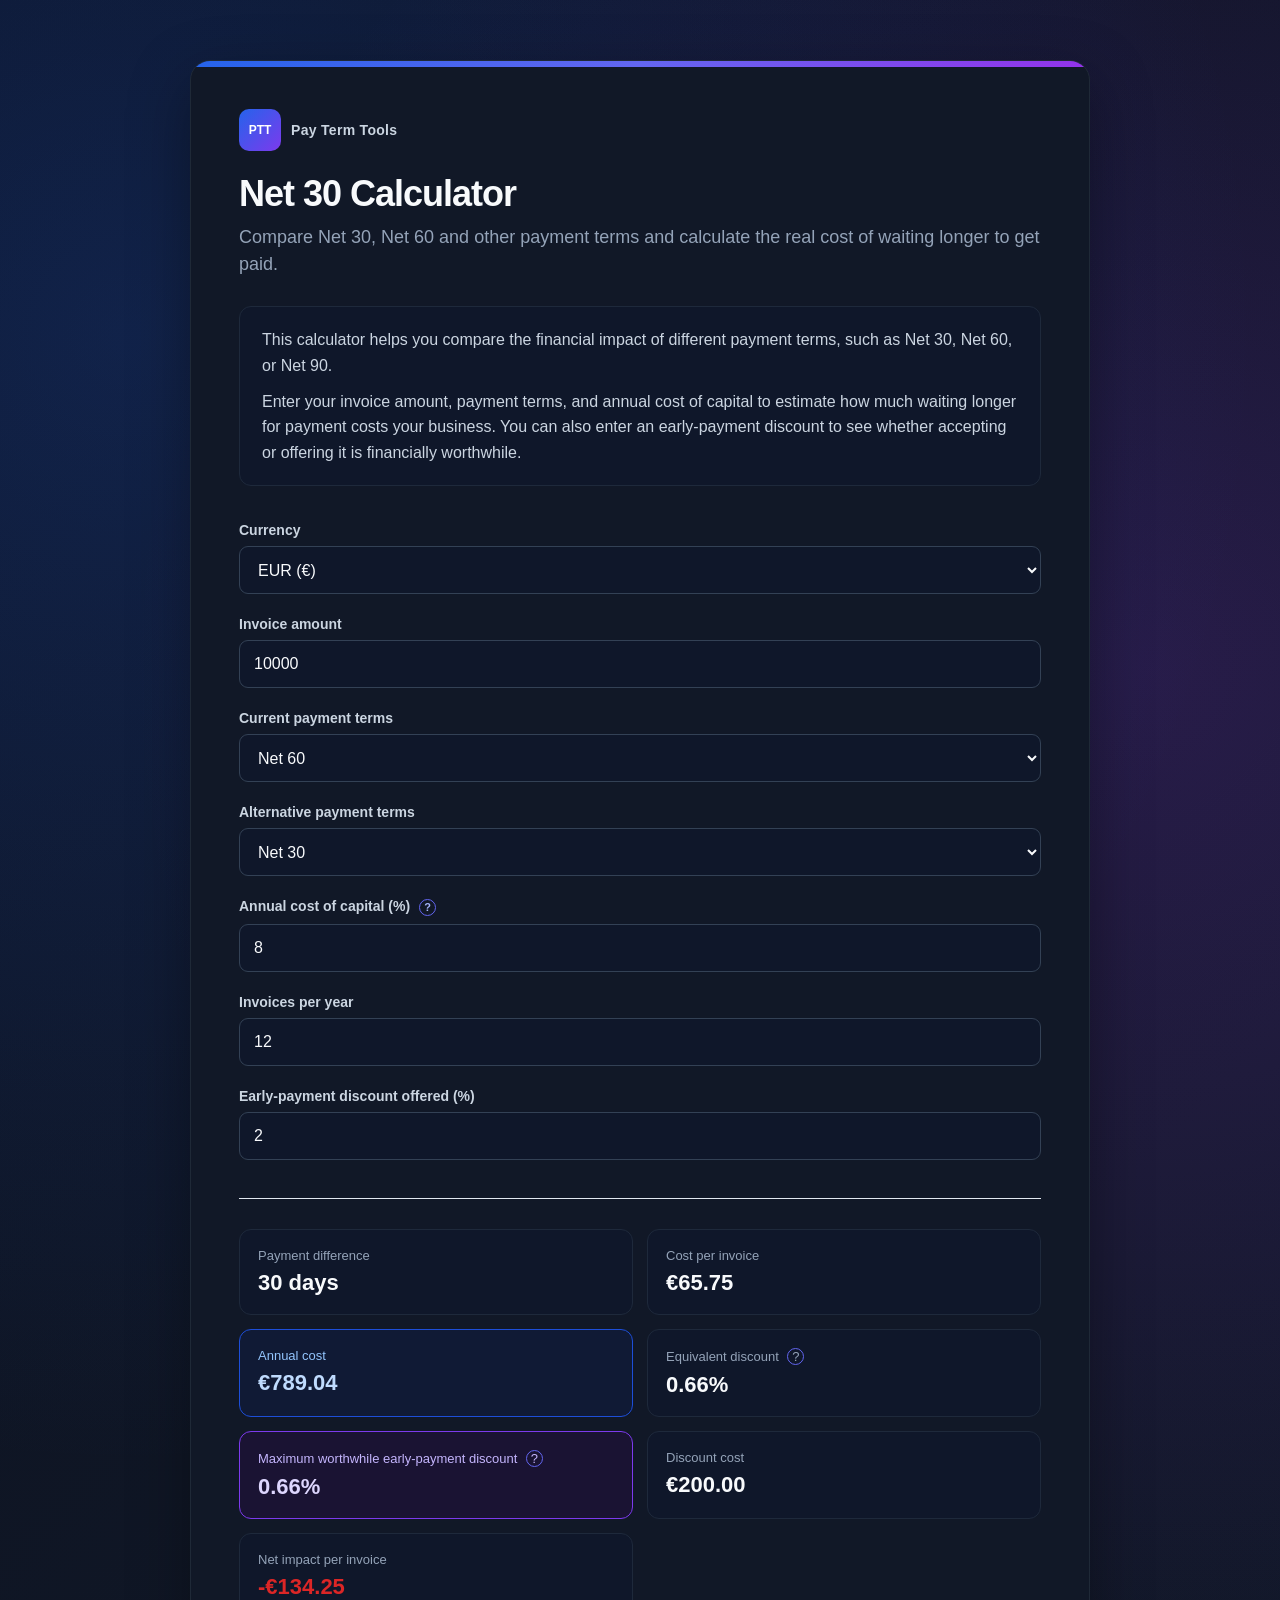
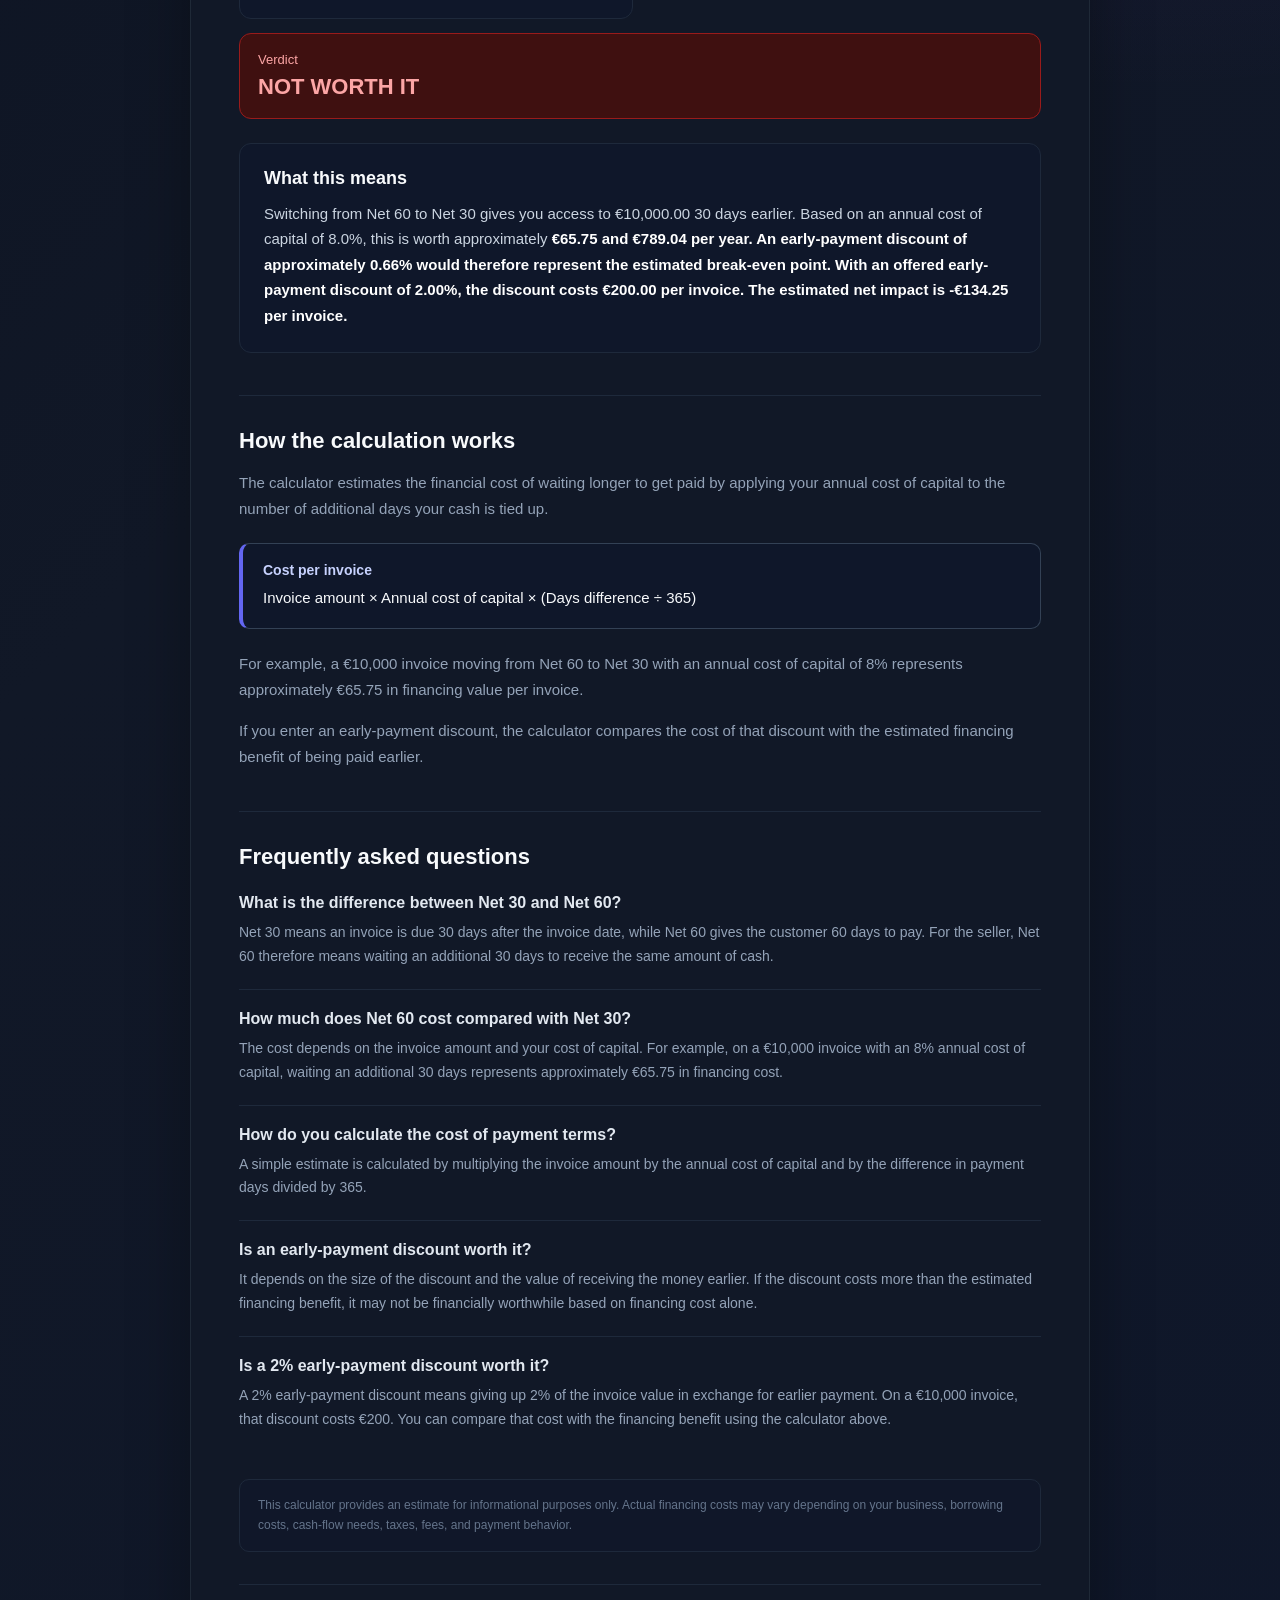
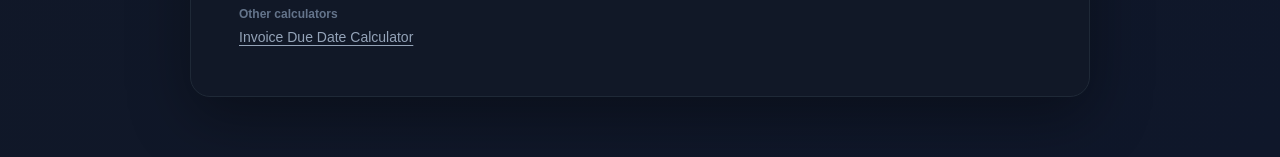
<file: index.html>
<!DOCTYPE html>
<html lang="en">

<head>
    <meta charset="UTF-8">

    <meta name="google-site-verification" content="IfhxA9hfQF1MRSqTzawrH9aX5BIvWT-FsqYglYXno74" />

    <meta
        name="viewport"
        content="width=device-width, initial-scale=1.0"
    >

    <title>
        Net 30 Calculator – Compare Net 30 vs Net 60 Costs
    </title>

    <meta
        name="description"
        content="Free Net 30 calculator to compare Net 30, Net 60 and other payment terms. Calculate payment timing, financing cost and early-payment value."
    >

    <meta name="robots" content="index, follow">

    <link rel="canonical" href="https://ptt.machinbiduledu00.workers.dev/">

    <meta
        property="og:title"
        content="Net 30 Calculator – Compare Net 30 vs Net 60 Costs"
    >

    <meta
        property="og:description"
        content="Free Net 30 calculator to compare Net 30, Net 60 and other payment terms and calculate the financial impact of getting paid earlier or later."
    >

    <meta property="og:type" content="website">

    <meta property="og:url" content="https://ptt.machinbiduledu00.workers.dev/">

    <meta property="og:site_name" content="PTT">

    <link rel="icon" type="image/svg+xml" href="favicon.svg">

    <link rel="stylesheet" href="style.css">
</head>

<body>

    <main class="page-container">

        <div class="brand">
            <span class="brand-mark">PTT</span>
            <span class="brand-name">Pay Term Tools</span>
        </div>

        <h1>Net 30 Calculator</h1>

        <p class="subtitle">
            Compare Net 30, Net 60 and other payment terms and calculate the real cost of waiting longer to get paid.
        </p>

        <div class="calculator-intro">
            <p>
                This calculator helps you compare the financial impact of different
                payment terms, such as Net 30, Net 60, or Net 90.
            </p>

            <p>
                Enter your invoice amount, payment terms, and annual cost of capital
                to estimate how much waiting longer for payment costs your business.
                You can also enter an early-payment discount to see whether accepting
                or offering it is financially worthwhile.
            </p>
        </div>

        <div class="field">
            <label for="currency">Currency</label>

            <select id="currency">
                <option value="€" selected>EUR (€)</option>
                <option value="$">USD ($)</option>
                <option value="£">GBP (£)</option>
            </select>
        </div>

        <div class="field">
            <label for="invoiceAmount">Invoice amount</label>

            <input
                type="number"
                id="invoiceAmount"
                value="10000"
                min="0"
                step="100"
            >
        </div>

        <div class="field">
            <label for="currentTerms">
                Current payment terms
            </label>

            <select id="currentTerms">
                <option value="15">Net 15</option>
                <option value="30">Net 30</option>
                <option value="45">Net 45</option>
                <option value="60" selected>Net 60</option>
                <option value="90">Net 90</option>
                <option value="custom">Custom</option>
            </select>

            <input
                type="number"
                id="currentTermsCustom"
                placeholder="Enter number of days"
                min="0"
                style="display: none; margin-top: 10px;"
            >
        </div>

        <div class="field">
            <label for="alternativeTerms">
                Alternative payment terms
            </label>

            <select id="alternativeTerms">
                <option value="15">Net 15</option>
                <option value="30" selected>Net 30</option>
                <option value="45">Net 45</option>
                <option value="60">Net 60</option>
                <option value="90">Net 90</option>
                <option value="custom">Custom</option>
            </select>

            <input
                type="number"
                id="alternativeTermsCustom"
                placeholder="Enter number of days"
                min="0"
                style="display: none; margin-top: 10px;"
            >
        </div>

        <div class="field">
            <label for="capitalCost">
                Annual cost of capital (%)

                <span class="tooltip">
                    ?
                    <span class="tooltip-text">
                        Your estimated annual cost of financing or using capital.
                        For example, enter 8 if your annual cost of capital is 8%.
                    </span>
                </span>
            </label>

            <input
                type="number"
                id="capitalCost"
                value="8"
                min="0"
                step="0.1"
            >
        </div>

        <div class="field">
            <label for="invoicesPerYear">
                Invoices per year
            </label>

            <input
                type="number"
                id="invoicesPerYear"
                value="12"
                min="1"
                step="1"
            >
        </div>

        <div class="field">
            <label for="offeredDiscount">
                Early-payment discount offered (%)
            </label>

            <input
                type="number"
                id="offeredDiscount"
                value="2"
                min="0"
                step="0.1"
            >
        </div>

        <section id="results">

            <div class="result">
                <span>Payment difference</span>
                <strong id="daysResult">30 days</strong>
            </div>

            <div class="result">
                <span>Cost per invoice</span>
                <strong id="invoiceCostResult">€65.75</strong>
            </div>

            <div class="result highlight-result">
                <span>Annual cost</span>
                <strong id="annualCostResult">€789.04</strong>
            </div>

            <div class="result">
                <span>
                    Equivalent discount

                    <span class="tooltip">
                        ?
                        <span class="tooltip-text">
                            The percentage of the invoice value represented by the financial
                            benefit or cost of the difference in payment timing.
                        </span>
                    </span>
                </span>
                <strong id="discountResult">0.66%</strong>
            </div>

            <div class="result discount-highlight">
                <span>
                    Maximum worthwhile early-payment discount

                    <span class="tooltip">
                        ?
                        <span class="tooltip-text">
                            The estimated break-even discount. A larger discount would cost
                            more than the financing benefit of receiving payment earlier.
                        </span>
                    </span>
                </span>
                <strong id="maxDiscountResult">0.66%</strong>
            </div>

            <div class="result">
                <span>Discount cost</span>
                <strong id="discountCostResult">€0.00</strong>
            </div>

            <div class="result">
                <span>Net impact per invoice</span>
                <strong id="netImpactResult">€0.00</strong>
            </div>

            <div class="result verdict-row">
                <span>Verdict</span>
                <strong id="verdictResult">—</strong>
            </div>

            <div id="summary" class="summary-box">
                <h2>What this means</h2>
                <p id="summaryText"></p>
            </div>

        </section>
            <section class="how-it-works">

                <h2>How the calculation works</h2>

                <p>
                    The calculator estimates the financial cost of waiting longer to get paid
                    by applying your annual cost of capital to the number of additional days
                    your cash is tied up.
                </p>

                <div class="formula-box">
                    <strong>Cost per invoice</strong>

                    <span>
                        Invoice amount × Annual cost of capital × (Days difference ÷ 365)
                    </span>
                </div>

                <p>
                    For example, a €10,000 invoice moving from Net 60 to Net 30 with an
                    annual cost of capital of 8% represents approximately €65.75 in financing
                    value per invoice.
                </p>

                <p>
                    If you enter an early-payment discount, the calculator compares the cost
                    of that discount with the estimated financing benefit of being paid earlier.
                </p>

            </section>

            <section class="faq">

                <h2>Frequently asked questions</h2>

                <div class="faq-item">
                    <h3>What is the difference between Net 30 and Net 60?</h3>

                    <p>
                        Net 30 means an invoice is due 30 days after the invoice date,
                        while Net 60 gives the customer 60 days to pay. For the seller,
                        Net 60 therefore means waiting an additional 30 days to receive
                        the same amount of cash.
                    </p>
                </div>

                <div class="faq-item">
                    <h3>How much does Net 60 cost compared with Net 30?</h3>

                    <p>
                        The cost depends on the invoice amount and your cost of capital.
                        For example, on a €10,000 invoice with an 8% annual cost of capital,
                        waiting an additional 30 days represents approximately €65.75
                        in financing cost.
                    </p>
                </div>

                <div class="faq-item">
                    <h3>How do you calculate the cost of payment terms?</h3>

                    <p>
                        A simple estimate is calculated by multiplying the invoice amount
                        by the annual cost of capital and by the difference in payment days
                        divided by 365.
                    </p>
                </div>

                <div class="faq-item">
                    <h3>Is an early-payment discount worth it?</h3>

                    <p>
                        It depends on the size of the discount and the value of receiving
                        the money earlier. If the discount costs more than the estimated
                        financing benefit, it may not be financially worthwhile based on
                        financing cost alone.
                    </p>
                </div>

                <div class="faq-item">
                    <h3>Is a 2% early-payment discount worth it?</h3>

                    <p>
                        A 2% early-payment discount means giving up 2% of the invoice value
                        in exchange for earlier payment. On a €10,000 invoice, that discount
                        costs €200. You can compare that cost with the financing benefit
                        using the calculator above.
                    </p>
                </div>

            </section>

            <p class="disclaimer">
                This calculator provides an estimate for informational purposes only.
                Actual financing costs may vary depending on your business, borrowing costs,
                cash-flow needs, taxes, fees, and payment behavior.
            </p>

            <nav class="calculator-navigation" aria-label="Other calculators">
                <span>Other calculators</span>
                <a href="/invoice-due-date-calculator/index.html">Invoice Due Date Calculator</a>
            </nav>
    </main>

    <script src="script.js"></script>

    <script type="application/ld+json">
    {
    "@context": "https://schema.org",
    "@type": "FAQPage",
    "mainEntity": [
        {
        "@type": "Question",
        "name": "What is the difference between Net 30 and Net 60?",
        "acceptedAnswer": {
            "@type": "Answer",
            "text": "Net 30 means an invoice is due 30 days after the invoice date, while Net 60 gives the customer 60 days to pay. For the seller, Net 60 means waiting an additional 30 days to receive the same amount of cash."
        }
        },
        {
        "@type": "Question",
        "name": "How much does Net 60 cost compared with Net 30?",
        "acceptedAnswer": {
            "@type": "Answer",
            "text": "The cost depends on the invoice amount and your cost of capital. For example, on a €10,000 invoice with an 8% annual cost of capital, waiting an additional 30 days represents approximately €65.75 in financing cost."
        }
        },
        {
        "@type": "Question",
        "name": "How do you calculate the cost of payment terms?",
        "acceptedAnswer": {
            "@type": "Answer",
            "text": "A simple estimate is calculated by multiplying the invoice amount by the annual cost of capital and by the difference in payment days divided by 365."
        }
        },
        {
        "@type": "Question",
        "name": "Is an early-payment discount worth it?",
        "acceptedAnswer": {
            "@type": "Answer",
            "text": "It depends on the size of the discount and the value of receiving the money earlier. If the discount costs more than the estimated financing benefit, it may not be financially worthwhile based on financing cost alone."
        }
        },
        {
        "@type": "Question",
        "name": "Is a 2% early-payment discount worth it?",
        "acceptedAnswer": {
            "@type": "Answer",
            "text": "On a €10,000 invoice, a 2% discount costs €200. Whether it is worthwhile depends on whether the financing benefit of receiving payment earlier is greater than that €200 cost."
        }
        }
    ]
    }
    </script>

</body>

</html>
</file>
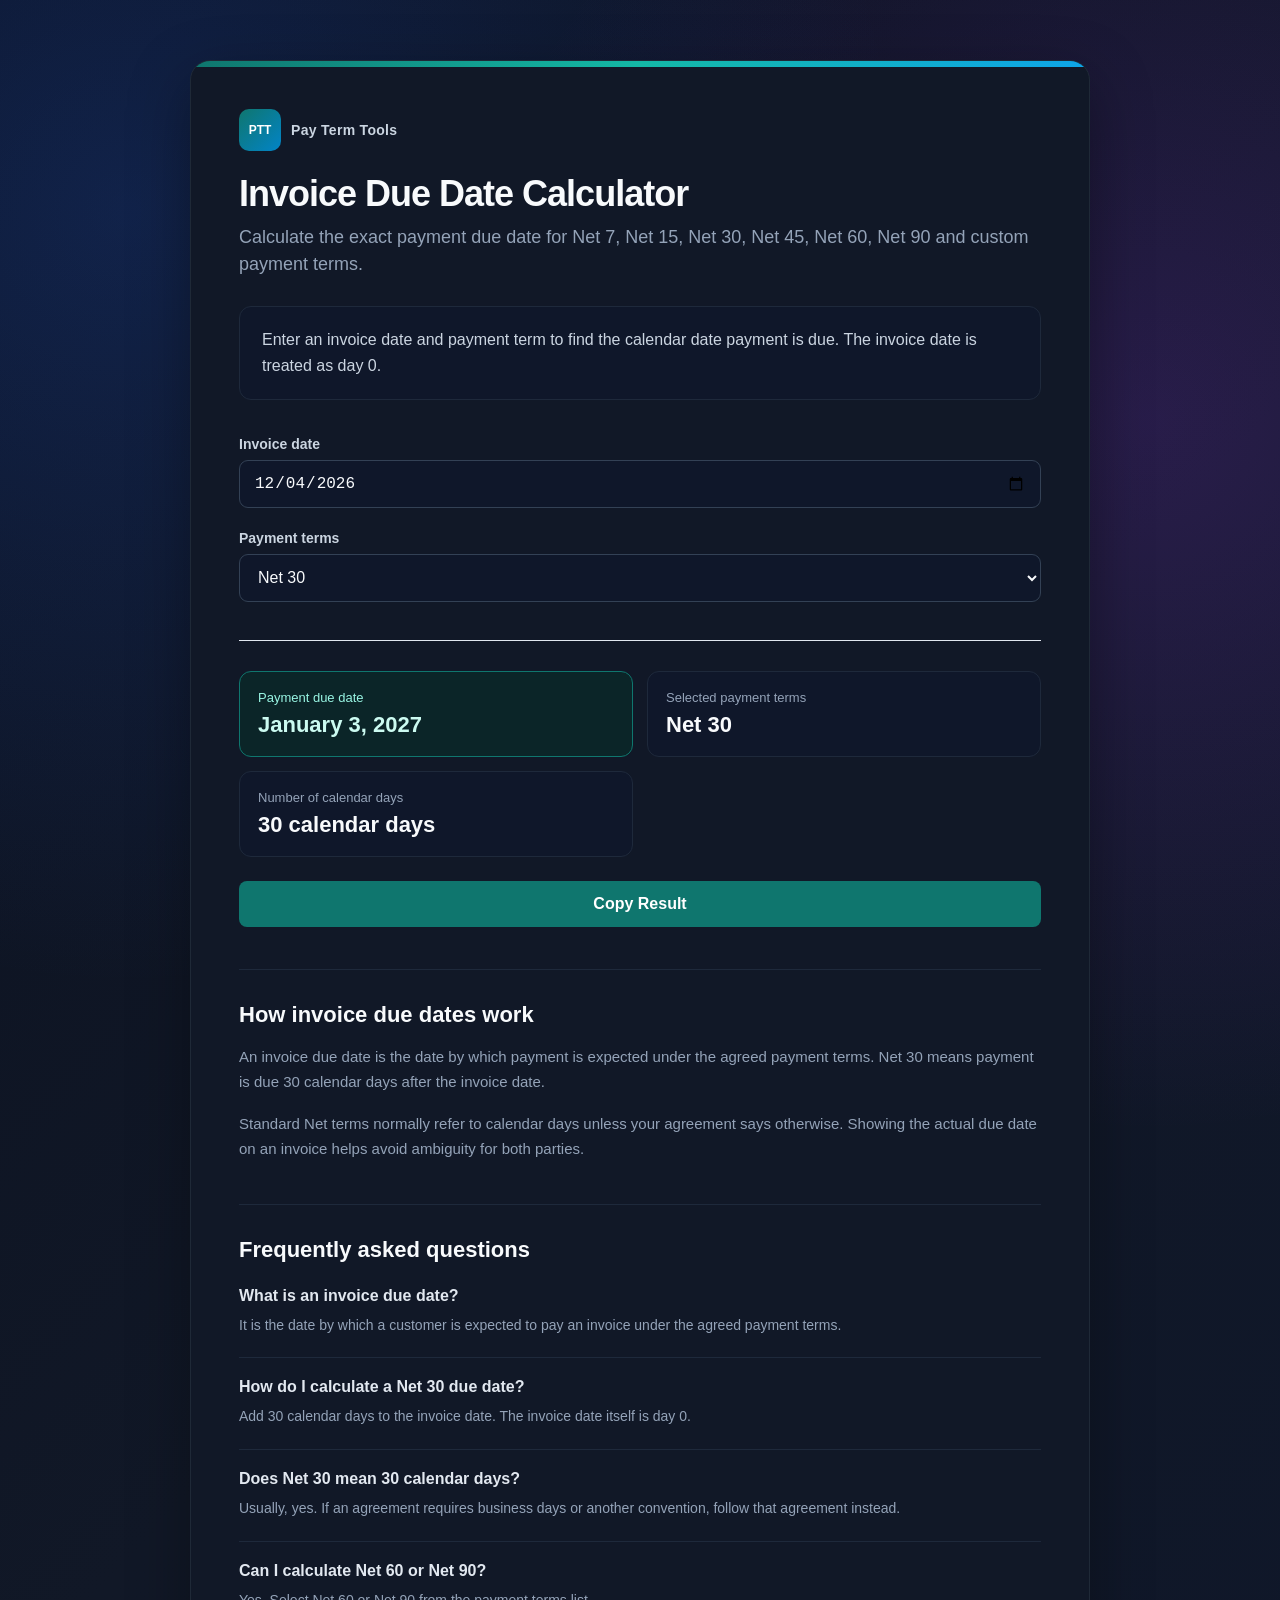
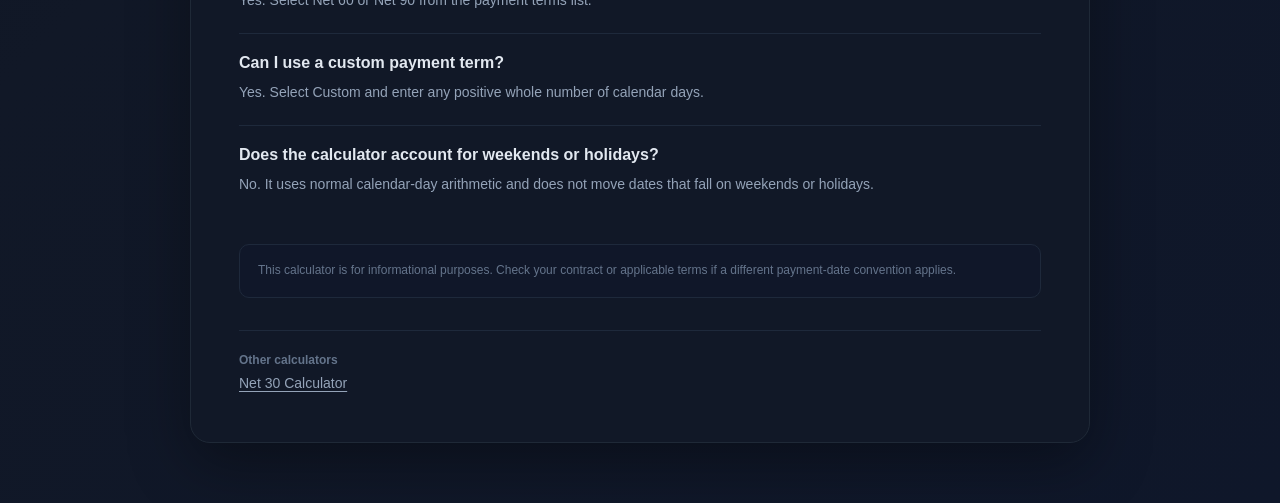
<file: invoice-due-date-calculator/index.html>
<!DOCTYPE html>
<html lang="en">

<head>
    <meta charset="UTF-8">
    <meta name="viewport" content="width=device-width, initial-scale=1.0">

    <title>Invoice Due Date Calculator | Net 7, 30, 60 &amp; 90</title>
    <meta name="description" content="Free invoice due date calculator for Net 7, 15, 30, 45, 60, 90 and custom payment terms. Calculate the exact payment due date from an invoice date.">
    <meta name="robots" content="index, follow">
    <link rel="canonical" href="https://ptt.machinbiduledu00.workers.dev/invoice-due-date-calculator/">

    <meta property="og:title" content="Invoice Due Date Calculator | Net 7, 30, 60 &amp; 90">
    <meta property="og:description" content="Calculate the exact invoice payment due date for standard and custom payment terms.">
    <meta property="og:type" content="website">
    <meta property="og:url" content="https://ptt.machinbiduledu00.workers.dev/invoice-due-date-calculator/">
    <meta property="og:site_name" content="PTT">

    <link rel="icon" type="image/svg+xml" href="../favicon.svg">
    <link rel="stylesheet" href="../style.css">
    <link rel="stylesheet" href="invoice-due-date.css">
</head>

<body class="invoice-due-date-page">
    <main class="page-container">
        <div class="brand">
            <span class="brand-mark">PTT</span>
            <span class="brand-name">Pay Term Tools</span>
        </div>

        <h1>Invoice Due Date Calculator</h1>
        <p class="subtitle">Calculate the exact payment due date for Net 7, Net 15, Net 30, Net 45, Net 60, Net 90 and custom payment terms.</p>

        <div class="calculator-intro">
            <p>Enter an invoice date and payment term to find the calendar date payment is due. The invoice date is treated as day 0.</p>
        </div>

        <div class="field">
            <label for="invoiceDate">Invoice date</label>
            <input type="date" id="invoiceDate">
        </div>

        <div class="field">
            <label for="paymentTerms">Payment terms</label>
            <select id="paymentTerms">
                <option value="0">Due on Receipt</option>
                <option value="7">Net 7</option>
                <option value="14">Net 14</option>
                <option value="15">Net 15</option>
                <option value="30" selected>Net 30</option>
                <option value="45">Net 45</option>
                <option value="60">Net 60</option>
                <option value="90">Net 90</option>
                <option value="custom">Custom</option>
            </select>
        </div>

        <div class="field" id="customDaysField" hidden>
            <label for="customDays">Custom days</label>
            <input type="number" id="customDays" min="1" step="1" inputmode="numeric" placeholder="Enter number of calendar days">
        </div>

        <section id="results" class="due-results" aria-live="polite">
            <div class="result due-date-result">
                <span>Payment due date</span>
                <strong id="dueDateResult">—</strong>
            </div>
            <div class="result">
                <span>Selected payment terms</span>
                <strong id="termsResult">Net 30</strong>
            </div>
            <div class="result">
                <span>Number of calendar days</span>
                <strong id="daysResult">30 calendar days</strong>
            </div>
            <button type="button" id="copyResult">Copy Result</button>
        </section>

        <section class="how-it-works">
            <h2>How invoice due dates work</h2>
            <p>An invoice due date is the date by which payment is expected under the agreed payment terms. Net 30 means payment is due 30 calendar days after the invoice date.</p>
            <p>Standard Net terms normally refer to calendar days unless your agreement says otherwise. Showing the actual due date on an invoice helps avoid ambiguity for both parties.</p>
        </section>

        <section class="faq">
            <h2>Frequently asked questions</h2>

            <div class="faq-item">
                <h3>What is an invoice due date?</h3>
                <p>It is the date by which a customer is expected to pay an invoice under the agreed payment terms.</p>
            </div>
            <div class="faq-item">
                <h3>How do I calculate a Net 30 due date?</h3>
                <p>Add 30 calendar days to the invoice date. The invoice date itself is day 0.</p>
            </div>
            <div class="faq-item">
                <h3>Does Net 30 mean 30 calendar days?</h3>
                <p>Usually, yes. If an agreement requires business days or another convention, follow that agreement instead.</p>
            </div>
            <div class="faq-item">
                <h3>Can I calculate Net 60 or Net 90?</h3>
                <p>Yes. Select Net 60 or Net 90 from the payment terms list.</p>
            </div>
            <div class="faq-item">
                <h3>Can I use a custom payment term?</h3>
                <p>Yes. Select Custom and enter any positive whole number of calendar days.</p>
            </div>
            <div class="faq-item">
                <h3>Does the calculator account for weekends or holidays?</h3>
                <p>No. It uses normal calendar-day arithmetic and does not move dates that fall on weekends or holidays.</p>
            </div>
        </section>

        <p class="disclaimer">This calculator is for informational purposes. Check your contract or applicable terms if a different payment-date convention applies.</p>

        <nav class="calculator-navigation" aria-label="Other calculators">
            <span>Other calculators</span>
            <a href="/">Net 30 Calculator</a>
        </nav>
    </main>

    <script src="invoice-due-date.js"></script>
</body>

</html>
</file>
<file: style.css>
* {
    box-sizing: border-box;
}

body {
    margin: 0;
    min-height: 100vh;

    font-family: Arial, sans-serif;

    color: #e5e7eb;

    background:
        radial-gradient(
            circle at 10% 10%,
            rgba(37, 99, 235, 0.20),
            transparent 35%
        ),
        radial-gradient(
            circle at 90% 20%,
            rgba(147, 51, 234, 0.18),
            transparent 35%
        ),
        linear-gradient(
            135deg,
            #0b1120 0%,
            #111827 50%,
            #0f172a 100%
        );
}
.page-container {
    width: calc(100% - 40px);
    max-width: 900px;

    margin: 60px auto;
    padding: 48px;

    background: #111827;

    border: 1px solid #1f2937;
    border-radius: 20px;

    box-shadow:
        0 20px 60px rgba(0, 0, 0, 0.35);

    position: relative;
    overflow: hidden;
}

.page-container::before {
    content: "";

     position: absolute;

    top: 0;
    left: 0;

    width: 100%;
    height: 6px;

    background: linear-gradient(
        90deg,
        #2563eb 0%,
        #6366f1 50%,
        #9333ea 100%
    );
}

h1 {
    margin: 0 0 10px;

    font-size: 36px;
    line-height: 1.15;

    letter-spacing: -1px;

    color: #f8fafc;
}

.subtitle {
    margin: 0 0 28px;

    color: #94a3b8;

    font-size: 18px;
    line-height: 1.5;
}

.field {
    margin-bottom: 22px;
}

label {
    display: block;

    margin-bottom: 8px;

    color: #cbd5e1;

    font-size: 14px;
    font-weight: 600;
}

input,
select {
    width: 100%;
    height: 48px;

    padding: 0 14px;

    background: #0f172a;

    border: 1px solid #334155;
    border-radius: 9px;

    color: #f8fafc;

    font-size: 16px;

    transition:
        border-color 0.15s ease,
        box-shadow 0.15s ease;
}

input:focus,
select:focus {
    outline: none;

    border-color: #6366f1;

    box-shadow:
        0 0 0 3px rgba(99, 102, 241, 0.18);
}

button {
    width: 100%;

    padding: 14px;

    margin-top: 10px;

    border: none;
    border-radius: 8px;

    background: #2563eb;
    color: white;

    font-size: 16px;
    font-weight: bold;

    cursor: pointer;
}

button:hover {
    background: #1d4ed8;
}

#results {
    display: grid;

    grid-template-columns:
        repeat(2, minmax(0, 1fr));

    gap: 14px;

    margin-top: 38px;
    padding-top: 30px;

    border-top: 1px solid #e2e8f0;
}

.result {
    display: flex;
    flex-direction: column;

    gap: 7px;

    padding: 18px;

    background: #0f172a;

    border: 1px solid #1e293b;
    border-radius: 12px;
}

.result span {
    color: #94a3b8;

    font-size: 13px;
    font-weight: 500;
}

.result strong {
    color: #f8fafc;

    font-size: 22px;
    font-weight: 700;
}

.calculator-intro {
    margin-bottom: 36px;
    padding: 20px 22px;

    background: #0f172a;

    border: 1px solid #1e293b;
    border-radius: 12px;
}

.calculator-intro p {
    margin: 0 0 10px 0;

    color: #cbd5e1;
    line-height: 1.6;
}

.calculator-intro p:last-child {
    margin-bottom: 0;
}

.summary-box {
    grid-column: 1 / -1;

    margin-top: 10px;
    padding: 24px;

    background: #0f172a;

    border: 1px solid #1e293b;
    border-radius: 12px;
}

.summary-box h2 {
    margin: 0 0 12px;

    color: #f8fafc;

    font-size: 18px;
    font-weight: 700;
}

.summary-box p {
    margin: 0;

    color: #cbd5e1;

    font-size: 15px;
    line-height: 1.7;
}

.summary-box strong {
    color: #ffffff;
}

.verdict-row {
    grid-column: 1 / -1;
}

.tooltip {
    position: relative;

    display: inline-flex;
    align-items: center;
    justify-content: center;

    width: 17px;
    height: 17px;

    margin-left: 5px;

    border: 1px solid #6366f1;
    border-radius: 50%;

    color: #a5b4fc;

    font-size: 11px;
    font-weight: 700;

    cursor: help;
}

.tooltip-text {
    position: absolute;

    z-index: 100;

    left: 50%;
    bottom: calc(100% + 10px);

    width: 260px;

    padding: 12px 14px;

    background: #020617;

    border: 1px solid #334155;
    border-radius: 8px;

    color: #cbd5e1;

    font-size: 12px;
    font-weight: 400;
    line-height: 1.5;

    text-align: left;

    opacity: 0;
    visibility: hidden;

    transform:
        translateX(-50%)
        translateY(5px);

    transition:
        opacity 0.15s ease,
        transform 0.15s ease,
        visibility 0.15s ease;

    pointer-events: none;

    box-shadow:
        0 10px 30px rgba(0, 0, 0, 0.35);
}

.tooltip:hover .tooltip-text {
    opacity: 1;
    visibility: visible;

    transform:
        translateX(-50%)
        translateY(0);
}

.tooltip:hover {
    background: #4f46e5;
    border-color: #818cf8;

    color: #ffffff;
}

.how-it-works {
    margin-top: 42px;
    padding-top: 32px;

    border-top: 1px solid #1e293b;
}

.how-it-works h2 {
    margin: 0 0 16px;

    color: #f8fafc;

    font-size: 22px;
    font-weight: 700;
}

.how-it-works p {
    margin: 0 0 16px;

    color: #94a3b8;

    font-size: 15px;
    line-height: 1.7;
}

.formula-box {
    display: flex;
    flex-direction: column;

    gap: 8px;

    margin: 22px 0;
    padding: 18px 20px;

    background: #0f172a;

    border: 1px solid #334155;
    border-left: 4px solid #6366f1;
    border-radius: 10px;
}

.formula-box strong {
    color: #c7d2fe;

    font-size: 14px;
}

.formula-box span {
    color: #f8fafc;

    font-size: 15px;
    line-height: 1.6;
}

.disclaimer {
    margin: 28px 0 0;
    padding: 16px 18px;

    background: rgba(15, 23, 42, 0.55);

    border: 1px solid #1e293b;
    border-radius: 10px;

    color: #64748b;

    font-size: 12px;
    line-height: 1.6;
}

.faq {
    margin-top: 42px;
    padding-top: 32px;

    border-top: 1px solid #1e293b;
}

.faq h2 {
    margin: 0 0 24px;

    color: #f8fafc;

    font-size: 22px;
    font-weight: 700;
}

.faq-item {
    padding: 20px 0;

    border-bottom: 1px solid #1e293b;
}

.faq-item:first-of-type {
    padding-top: 0;
}

.faq-item:last-child {
    border-bottom: none;
}

.faq-item h3 {
    margin: 0 0 9px;

    color: #e2e8f0;

    font-size: 16px;
    font-weight: 600;
}

.faq-item p {
    margin: 0;

    color: #94a3b8;

    font-size: 14px;
    line-height: 1.7;
}

.brand {
    display: flex;
    align-items: center;
    gap: 10px;

    margin-bottom: 22px;
}

.brand-mark {
    display: inline-flex;
    align-items: center;
    justify-content: center;

    width: 42px;
    height: 42px;

    border-radius: 10px;

    background: linear-gradient(
        135deg,
        #2563eb,
        #7c3aed
    );

    color: white;

    font-size: 12px;
    font-weight: 800;
}

.brand-name {
    color: #cbd5e1;

    font-size: 14px;
    font-weight: 600;

    letter-spacing: 0.3px;
}

.calculator-navigation {
    display: flex;
    flex-direction: column;
    gap: 6px;

    margin-top: 32px;
    padding-top: 22px;

    border-top: 1px solid #1e293b;
}

.calculator-navigation span {
    color: #64748b;

    font-size: 12px;
    font-weight: 600;
}

.calculator-navigation a {
    width: fit-content;

    color: #94a3b8;

    font-size: 14px;
    line-height: 1.5;
    text-decoration: underline;
    text-underline-offset: 3px;
}

.calculator-navigation a:hover {
    color: #cbd5e1;
}

@media (max-width: 650px) {

    .page-container {
        width: calc(100% - 24px);

        margin: 20px auto;
        padding: 24px;

        border-radius: 14px;
    }

    h1 {
        font-size: 29px;
    }

    .subtitle {
        font-size: 16px;
    }

    .fields-grid {
        grid-template-columns: 1fr;
        gap: 0;
    }

    #results {
        grid-template-columns: 1fr;
    }
}

.verdict-row {
    grid-column: 1 / -1;

    transition:
        background 0.2s ease,
        border-color 0.2s ease;
}

.verdict-row.verdict-good {
    background: #052e1b;
    border-color: #166534;
}

.verdict-row.verdict-good span,
.verdict-row.verdict-good strong {
    color: #86efac;
}

.verdict-row.verdict-bad {
    background: #3f1010;
    border-color: #991b1b;
}

.verdict-row.verdict-bad span,
.verdict-row.verdict-bad strong {
    color: #fca5a5;
}

.verdict-row.verdict-neutral {
    background: #3a2a05;
    border-color: #92400e;
}

.verdict-row.verdict-neutral span,
.verdict-row.verdict-neutral strong {
    color: #fde68a;
}

.positive-value {
    color: #16a34a !important;
}

.negative-value {
    color: #dc2626 !important;
}

.neutral-value {
    color: #64748b !important;
}

.highlight-result {
    background: #101a35;
    border-color: #1d4ed8;
}

.highlight-result span {
    color: #93c5fd;
}

.highlight-result strong {
    color: #bfdbfe;
}

.discount-highlight {
    background: #1a1333;
    border-color: #7c3aed;
}

.discount-highlight span {
    color: #c4b5fd;
}

.discount-highlight strong {
    color: #ddd6fe;
}

.result {
    transition:
        transform 0.18s ease,
        box-shadow 0.18s ease,
        border-color 0.18s ease;
}
</file>
<file: invoice-due-date-calculator/invoice-due-date.css>
.invoice-due-date-page .page-container::before {
    background: linear-gradient(90deg, #0f766e 0%, #14b8a6 50%, #0ea5e9 100%);
}

.invoice-due-date-page .brand-mark {
    background: linear-gradient(135deg, #0f766e, #0284c7);
}

.invoice-due-date-page input:focus,
.invoice-due-date-page select:focus {
    border-color: #14b8a6;
    box-shadow: 0 0 0 3px rgba(20, 184, 166, 0.18);
}

.invoice-due-date-page button {
    grid-column: 1 / -1;
    background: #0f766e;
}

.invoice-due-date-page button:hover {
    background: #0d625c;
}

.invoice-due-date-page .due-date-result {
    background: #0b2528;
    border-color: #0f766e;
}

.invoice-due-date-page .due-date-result span {
    color: #99f6e4;
}

.invoice-due-date-page .due-date-result strong {
    color: #ccfbf1;
}

.invoice-due-date-page .due-results {
    margin-top: 32px;
}

.invoice-due-date-page #customDaysField[hidden] {
    display: none;
}

@media (max-width: 650px) {
    .invoice-due-date-page button {
        grid-column: auto;
    }
}
</file>
